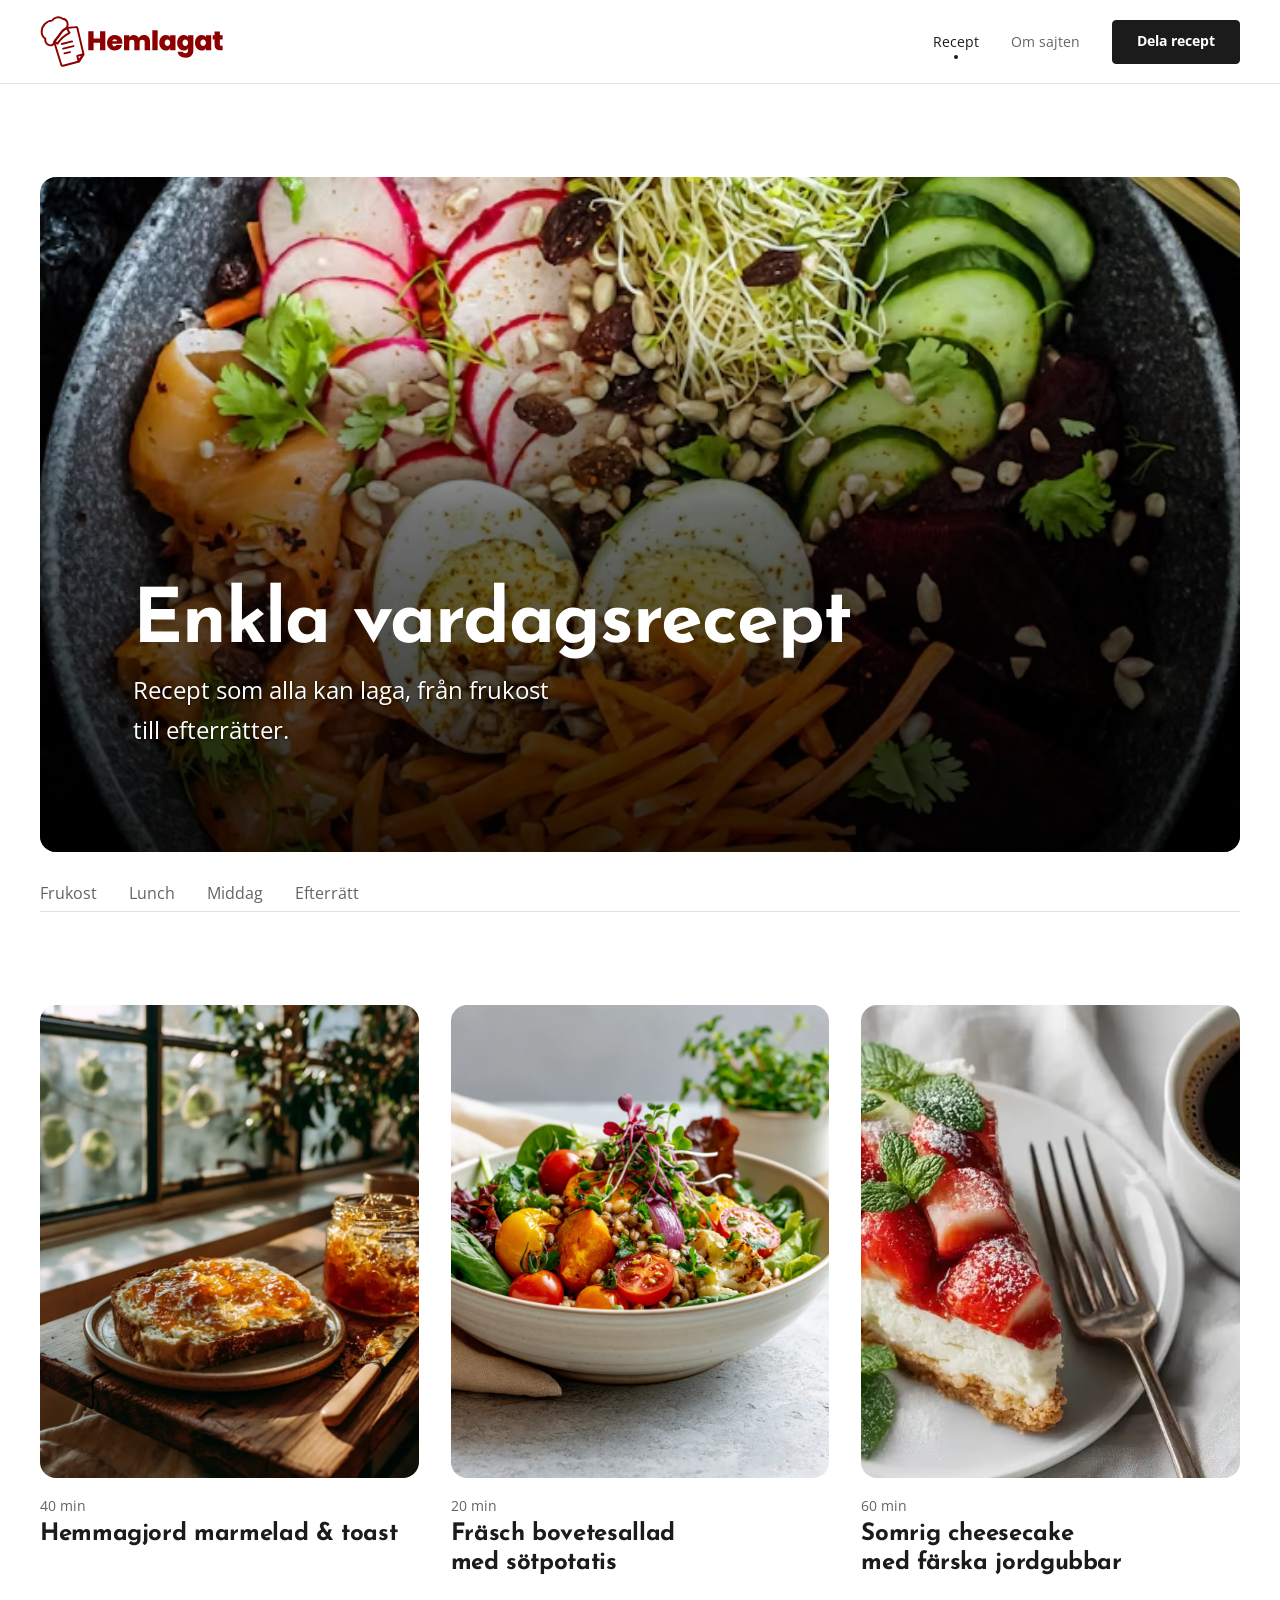
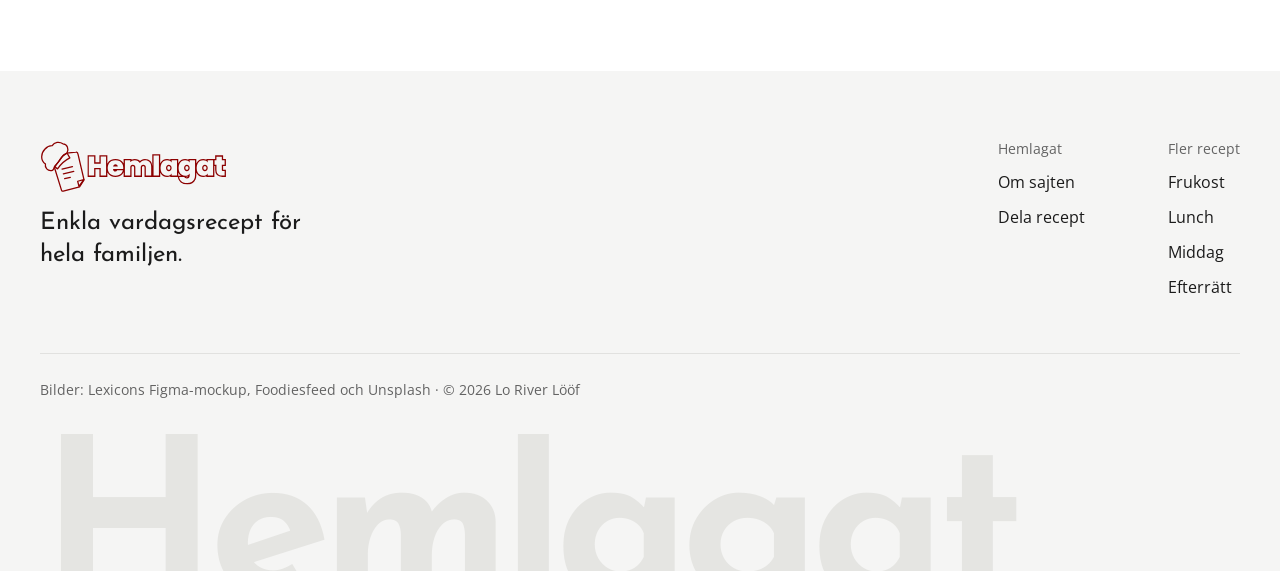
<file: index.html>
<!doctype html>
<html lang="sv">
  <head>
    <meta charset="UTF-8" />
    <meta name="viewport" content="width=device-width, initial-scale=1.0" />
    <title>Hemlagat | Enkla vardagsrecept</title>
    <meta
      name="description"
      content="Enkla vardagsrecept för hela familjen, från frukost till efterrätter."
    />
    <!-- Fonts: Open Sans and Josefin Sans from Google Fonts (SIL Open Font License) -->
    <link rel="preconnect" href="https://fonts.googleapis.com" />
    <link rel="preconnect" href="https://fonts.gstatic.com" crossorigin />

    <link
      href="https://fonts.googleapis.com/css2?family=Josefin+Sans:wght@700&family=Open+Sans:wght@400;700&display=swap"
      rel="stylesheet"
    />
    <link rel="stylesheet" href="css/style.css" />
  </head>
  <body>
    <a class="skip-link" href="#main">Hoppa till innehållet</a>

    <header class="site-header">
      <a class="site-logo" href="index.html">
        <picture>
          <source
            srcset="logotype/logo-hemlagat-dark-mode.svg"
            media="(prefers-color-scheme: dark)"
          />
          <img
            src="logotype/logo-hemlagat.svg"
            alt="Hemlagat, till startsidan"
          />
        </picture>
      </a>
      <nav aria-label="Huvudmeny">
        <ul role="list" class="site-nav">
          <li><a href="index.html" aria-current="page">Recept</a></li>
          <li><a href="#">Om sajten</a></li>
          <li><a class="button" href="share-recipe.html">Dela recept</a></li>
        </ul>
      </nav>
    </header>

    <main id="main" class="home">
      <header class="hero">
        <img
          src="images/hero-index.avif"
          class="hero-image"
          alt=""
          width="687"
          height="1031"
        />
        <h1 class="hero-title">Enkla vardagsrecept</h1>
        <p class="hero-intro">
          Recept som alla kan laga, från frukost till efterrätter.
        </p>
      </header>

      <nav aria-label="Receptkategorier">
        <ul role="list" class="category-list">
          <li><a class="category-tag" href="#">Frukost</a></li>
          <li><a class="category-tag" href="#">Lunch</a></li>
          <li><a class="category-tag" href="#">Middag</a></li>
          <li><a class="category-tag" href="#">Efterrätt</a></li>
        </ul>
      </nav>

      <section aria-labelledby="recipes-title">
        <h2 id="recipes-title" class="visually-hidden">Recept</h2>
        <ul role="list" class="card-grid">
          <li>
            <article class="recipe-card">
              <img
                src="images/homemade-orange-marmalade-index.avif"
                alt=""
                class="recipe-card-image"
                width="1920"
                height="1920"
                loading="lazy"
              />
              <h3 class="recipe-card-title">
                <a href="pancake.html">Hemmagjord marmelad & toast</a>
              </h3>
              <p class="recipe-card-time">40 min</p>
            </article>
          </li>
          <li>
            <article class="recipe-card">
              <img
                src="images/roasted-vegetable-salad-index.avif"
                alt=""
                class="recipe-card-image"
                width="1920"
                height="2404"
                loading="lazy"
              />
              <h3 class="recipe-card-title">
                <a href="pancake.html">Fräsch bovetesallad med sötpotatis</a>
              </h3>
              <p class="recipe-card-time">20 min</p>
            </article>
          </li>
          <li>
            <article class="recipe-card">
              <img
                src="images/fresh-strawberry-cheesecake-index.avif"
                alt=""
                class="recipe-card-image"
                width="1200"
                height="673"
                loading="lazy"
              />
              <h3 class="recipe-card-title">
                <a href="pancake.html"
                  >Somrig cheesecake med färska jordgubbar</a
                >
              </h3>
              <p class="recipe-card-time">60 min</p>
            </article>
          </li>
        </ul>
      </section>
    </main>

    <footer class="site-footer">
      <div class="footer-brand">
        <a href="index.html">
          <picture>
            <source
              srcset="logotype/logo-hemlagat-outline-dark-mode.svg"
              media="(prefers-color-scheme: dark)"
            />
            <img
              class="footer-logo"
              src="logotype/logo-hemlagat-outline.svg"
              alt="Hemlagat, till startsidan"
            />
          </picture>
        </a>

        <p>Enkla vardagsrecept för hela familjen.</p>
      </div>
      <nav class="footer-nav" aria-label="Sidfot">
        <div class="footer-group">
          <h2 class="footer-title">Hemlagat</h2>
          <ul role="list">
            <li><a href="#">Om sajten</a></li>
            <li><a href="share-recipe.html">Dela recept</a></li>
          </ul>
        </div>
        <div class="footer-group">
          <h2 class="footer-title">Fler recept</h2>
          <ul role="list">
            <li><a href="#">Frukost</a></li>
            <li><a href="#">Lunch</a></li>
            <li><a href="#">Middag</a></li>
            <li><a href="#">Efterrätt</a></li>
          </ul>
        </div>
      </nav>
      <p class="footer-copyright">
        Bilder: Lexicons Figma-mockup, Foodiesfeed och Unsplash · © 2026 Lo River Lööf
      </p>
    </footer>
  </body>
</html>
</file>
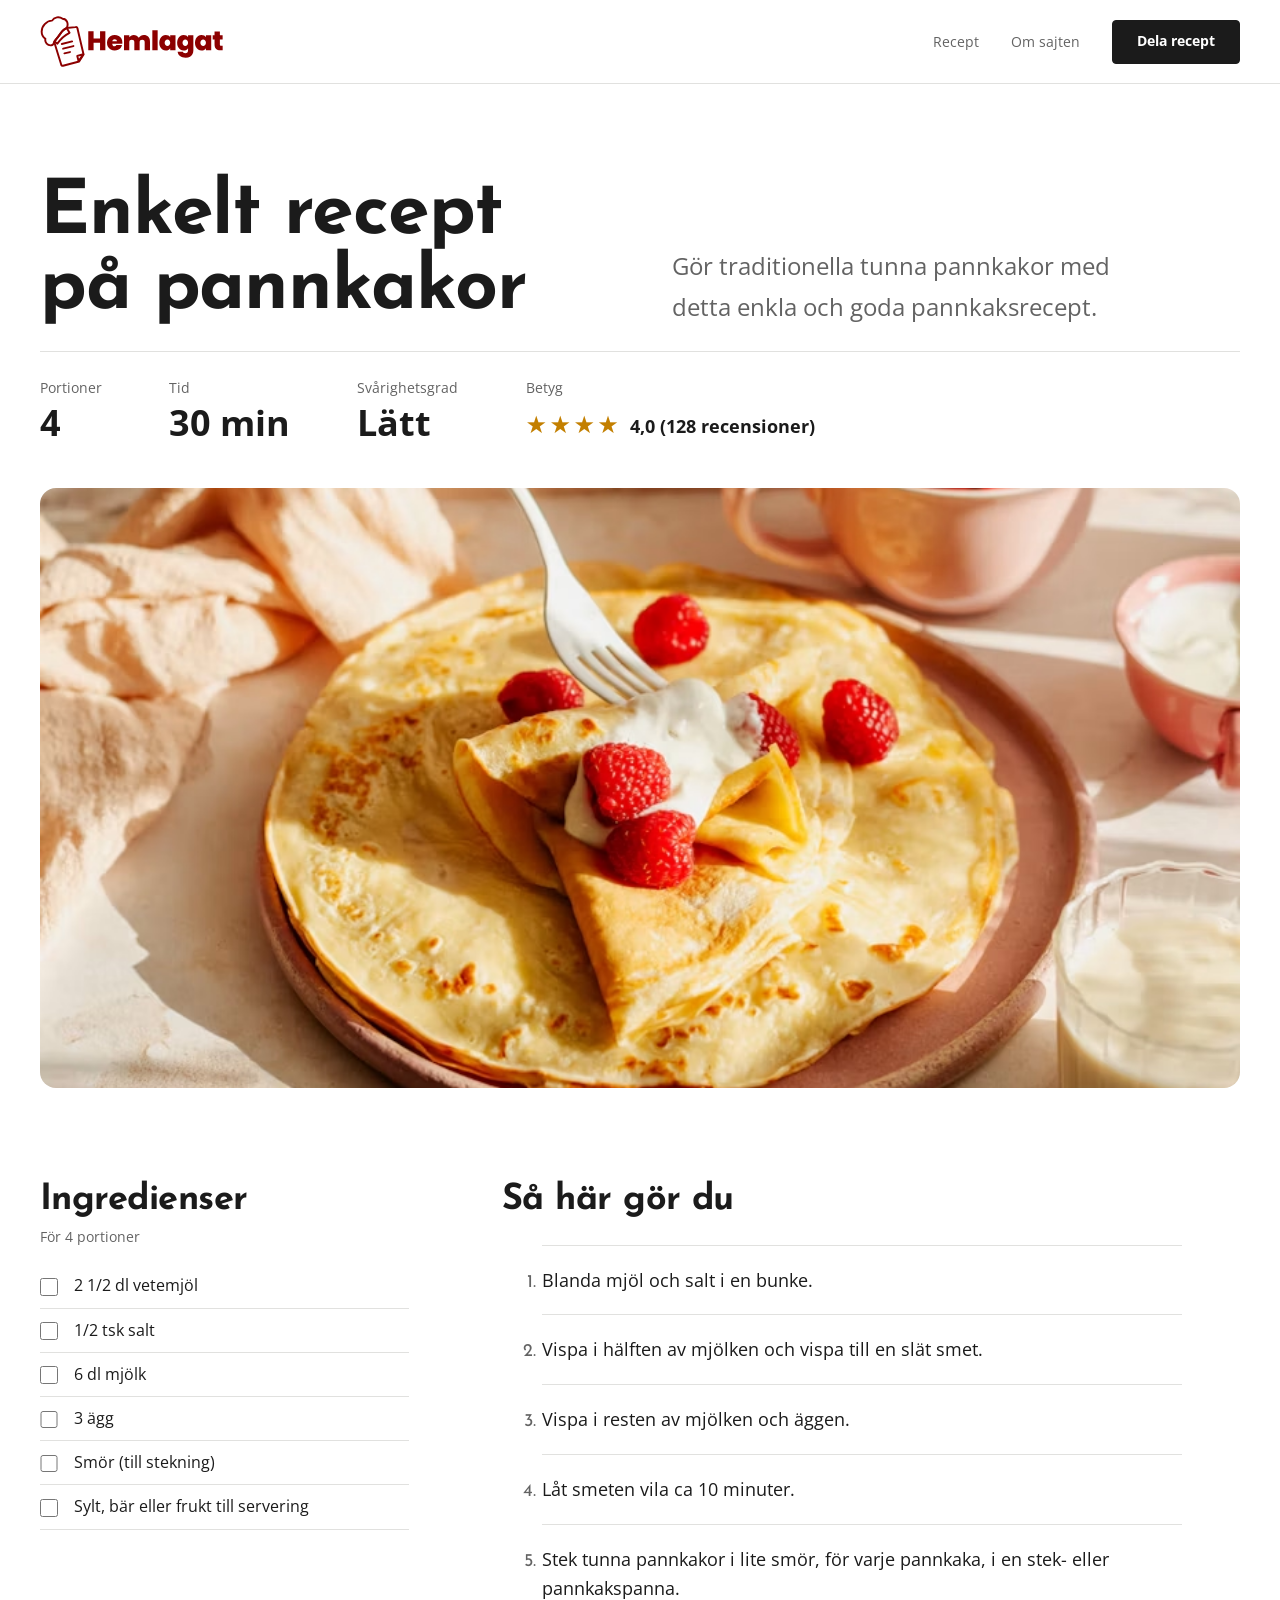
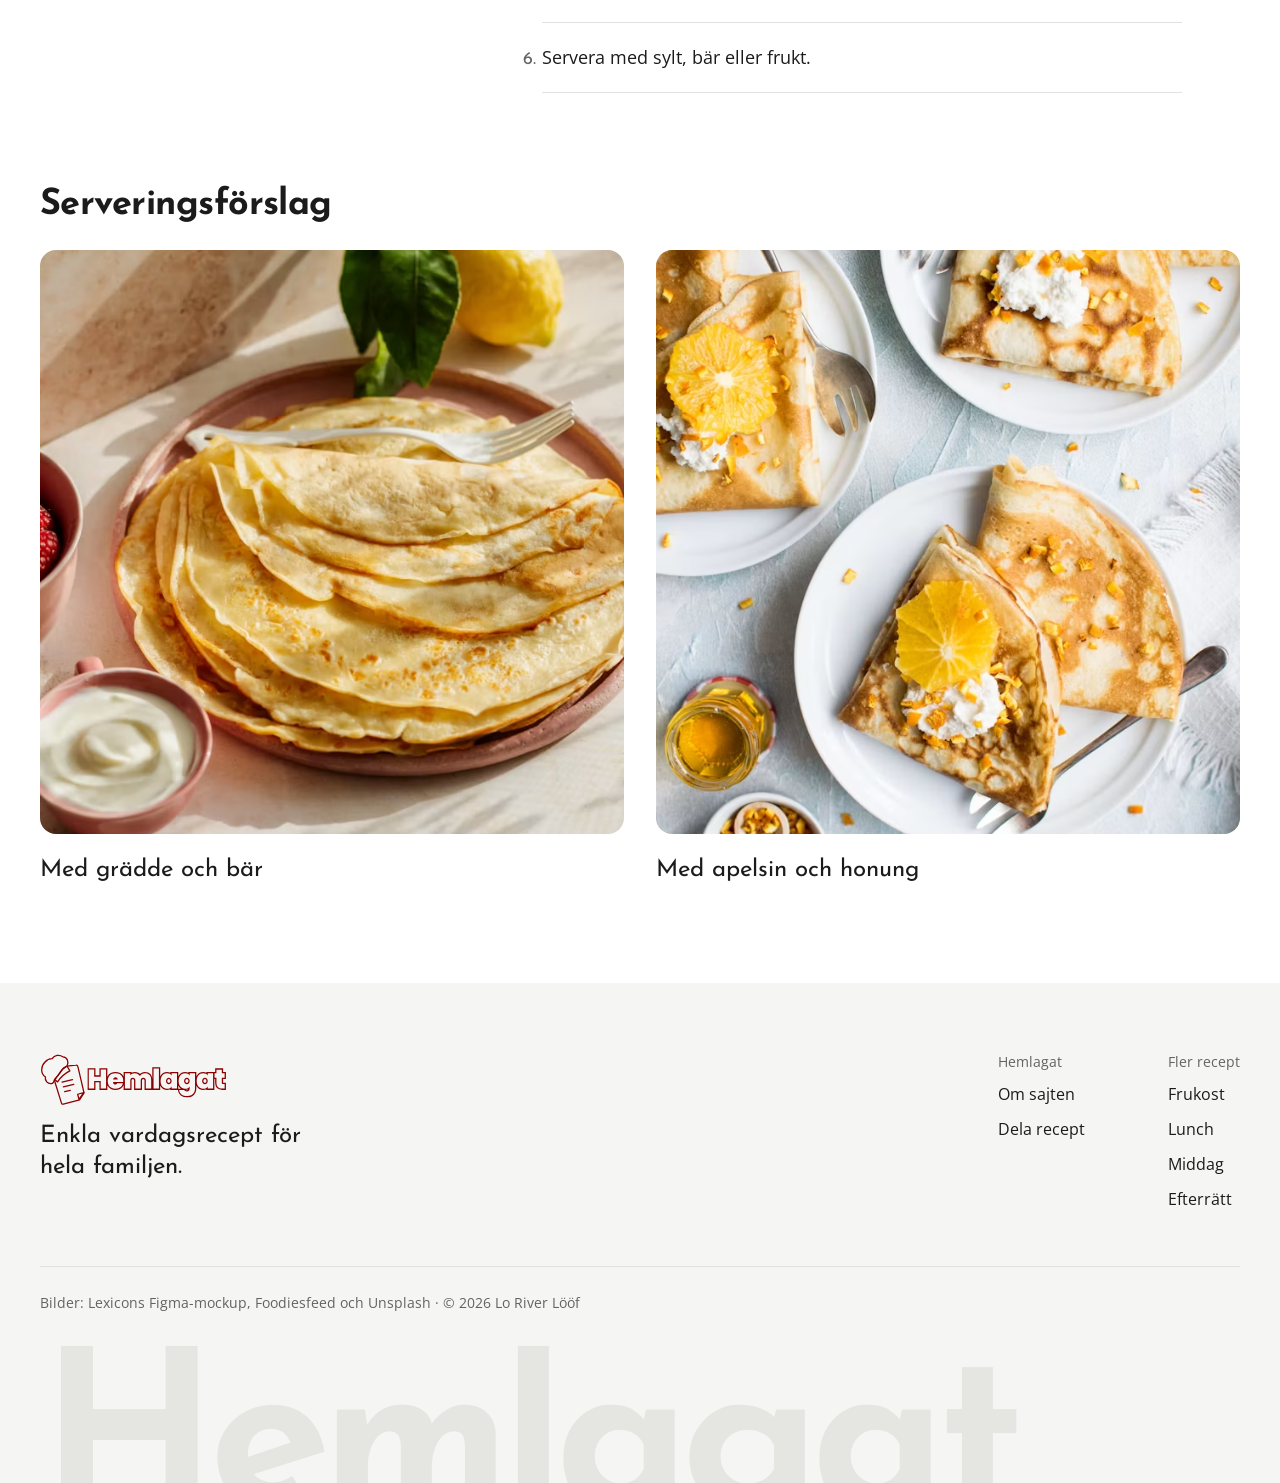
<file: pancake.html>
<!doctype html>
<html lang="sv">
  <head>
    <meta charset="UTF-8" />
    <meta name="viewport" content="width=device-width, initial-scale=1.0" />
    <title>Enkelt pannkaksrecept | Hemlagat</title>
    <meta
      name="description"
      content="Enkelt recept på tunna pannkakor för 4 personer. Klart på 30 minuter och perfekt med sylt och grädde."
    />
    <!-- Fonts: Open Sans and Josefin Sans from Google Fonts (SIL Open Font License) -->
    <link rel="preconnect" href="https://fonts.googleapis.com" />
    <link rel="preconnect" href="https://fonts.gstatic.com" crossorigin />

    <link
      href="https://fonts.googleapis.com/css2?family=Josefin+Sans:wght@700&family=Open+Sans:wght@400;700&display=swap"
      rel="stylesheet"
    />
    <link rel="stylesheet" href="css/style.css" />
  </head>
  <body>
    <a class="skip-link" href="#main">Hoppa till innehållet</a>

    <header class="site-header">
      <a class="site-logo" href="index.html">
        <picture>
          <source
            srcset="logotype/logo-hemlagat-dark-mode.svg"
            media="(prefers-color-scheme: dark)"
          />
          <img
            src="logotype/logo-hemlagat.svg"
            alt="Hemlagat, till startsidan"
          />
        </picture>
      </a>
      <nav aria-label="Huvudmeny">
        <ul role="list" class="site-nav">
          <li><a href="index.html">Recept</a></li>
          <li><a href="#">Om sajten</a></li>
          <li><a class="button" href="share-recipe.html">Dela recept</a></li>
        </ul>
      </nav>
    </header>

    <main id="main">
      <article class="recipe">
        <header class="hero">
          <img
            src="images/01-hero-pancake.avif"
            class="hero-image"
            alt="Tunna pannkakor med grädde och färska hallon."
            width="872"
            height="580"
          />
          <h1 class="hero-title">Enkelt recept på pannkakor</h1>
          <p class="hero-intro">
            Gör traditionella tunna pannkakor med detta enkla och goda
            pannkaksrecept.
          </p>
          <dl class="recipe-facts">
            <div class="recipe-fact">
              <dt>Portioner</dt>
              <dd class="recipe-fact-value">4</dd>
            </div>
            <div class="recipe-fact">
              <dt>Tid</dt>
              <dd class="recipe-fact-value">30 min</dd>
            </div>
            <div class="recipe-fact">
              <dt>Svårighetsgrad</dt>
              <dd class="recipe-fact-value">Lätt</dd>
            </div>
            <div class="recipe-fact recipe-ratings">
              <dt>Betyg</dt>
              <dd class="recipe-fact-value">
                <span class="recipe-stars" aria-hidden="true">★★★★</span>
                4,0 (128 recensioner)
              </dd>
            </div>
          </dl>
        </header>
        <section class="recipe-section recipe-ingredients">
          <h2 class="recipe-subtitle">Ingredienser</h2>
          <p>För 4 portioner</p>
          <ul class="recipe-list" data-variant="ingredients" role="list">
            <li>
              <label>
                <input type="checkbox" />
                2 1/2 dl vetemjöl
              </label>
            </li>
            <li>
              <label>
                <input type="checkbox" />
                1/2 tsk salt
              </label>
            </li>
            <li>
              <label>
                <input type="checkbox" />
                6 dl mjölk
              </label>
            </li>
            <li>
              <label>
                <input type="checkbox" />
                3 ägg
              </label>
            </li>
            <li>
              <label>
                <input type="checkbox" />
                Smör (till stekning)
              </label>
            </li>
            <li>
              <label>
                <input type="checkbox" />
                Sylt, bär eller frukt till servering
              </label>
            </li>
          </ul>
        </section>

        <section class="recipe-section recipe-steps">
          <h2 class="recipe-subtitle">Så här gör du</h2>
          <ol class="recipe-list" data-variant="steps">
            <li class="recipe-step">Blanda mjöl och salt i en bunke.</li>
            <li class="recipe-step">
              Vispa i hälften av mjölken och vispa till en slät smet.
            </li>
            <li class="recipe-step">Vispa i resten av mjölken och äggen.</li>
            <li class="recipe-step">Låt smeten vila ca 10 minuter.</li>
            <li class="recipe-step">
              Stek tunna pannkakor i lite smör, för varje pannkaka, i en stek-
              eller pannkakspanna.
            </li>
            <li class="recipe-step">Servera med sylt, bär eller frukt.</li>
          </ol>
        </section>

        <section class="recipe-section recipe-serving">
          <h2 class="recipe-subtitle">Serveringsförslag</h2>

          <div class="recipe-gallery">
            <figure class="recipe-figure">
              <img
                class="recipe-gallery-image"
                src="images/02-gallery-pancake.avif"
                alt="En hög pannkakor på ett rosa fat med en skål grädde och en citron i bakgrunden."
                width="687"
                height="1032"
                loading="lazy"
              />
              <figcaption class="recipe-caption">Med grädde och bär</figcaption>
            </figure>
            <figure class="recipe-figure">
              <img
                class="recipe-gallery-image"
                src="images/03-gallery-pancake.avif"
                alt="Vikta pannkakor med grädde, apelsin och honung."
                width="687"
                height="1031"
                loading="lazy"
              />
              <figcaption class="recipe-caption">
                Med apelsin och honung
              </figcaption>
            </figure>
          </div>
        </section>
      </article>
    </main>

    <footer class="site-footer">
      <div class="footer-brand">
        <a href="index.html">
          <picture>
            <source
              srcset="logotype/logo-hemlagat-outline-dark-mode.svg"
              media="(prefers-color-scheme: dark)"
            />
            <img
              class="footer-logo"
              src="logotype/logo-hemlagat-outline.svg"
              alt="Hemlagat, till startsidan"
            />
          </picture>
        </a>

        <p>Enkla vardagsrecept för hela familjen.</p>
      </div>
      <nav class="footer-nav" aria-label="Sidfot">
        <div class="footer-group">
          <h2 class="footer-title">Hemlagat</h2>
          <ul role="list">
            <li><a href="#">Om sajten</a></li>
            <li><a href="share-recipe.html">Dela recept</a></li>
          </ul>
        </div>
        <div class="footer-group">
          <h2 class="footer-title">Fler recept</h2>
          <ul role="list">
            <li><a href="#">Frukost</a></li>
            <li><a href="#">Lunch</a></li>
            <li><a href="#">Middag</a></li>
            <li><a href="#">Efterrätt</a></li>
          </ul>
        </div>
      </nav>
      <p class="footer-copyright">
        Bilder: Lexicons Figma-mockup, Foodiesfeed och Unsplash · © 2026 Lo River Lööf
      </p>
    </footer>
  </body>
</html>
</file>
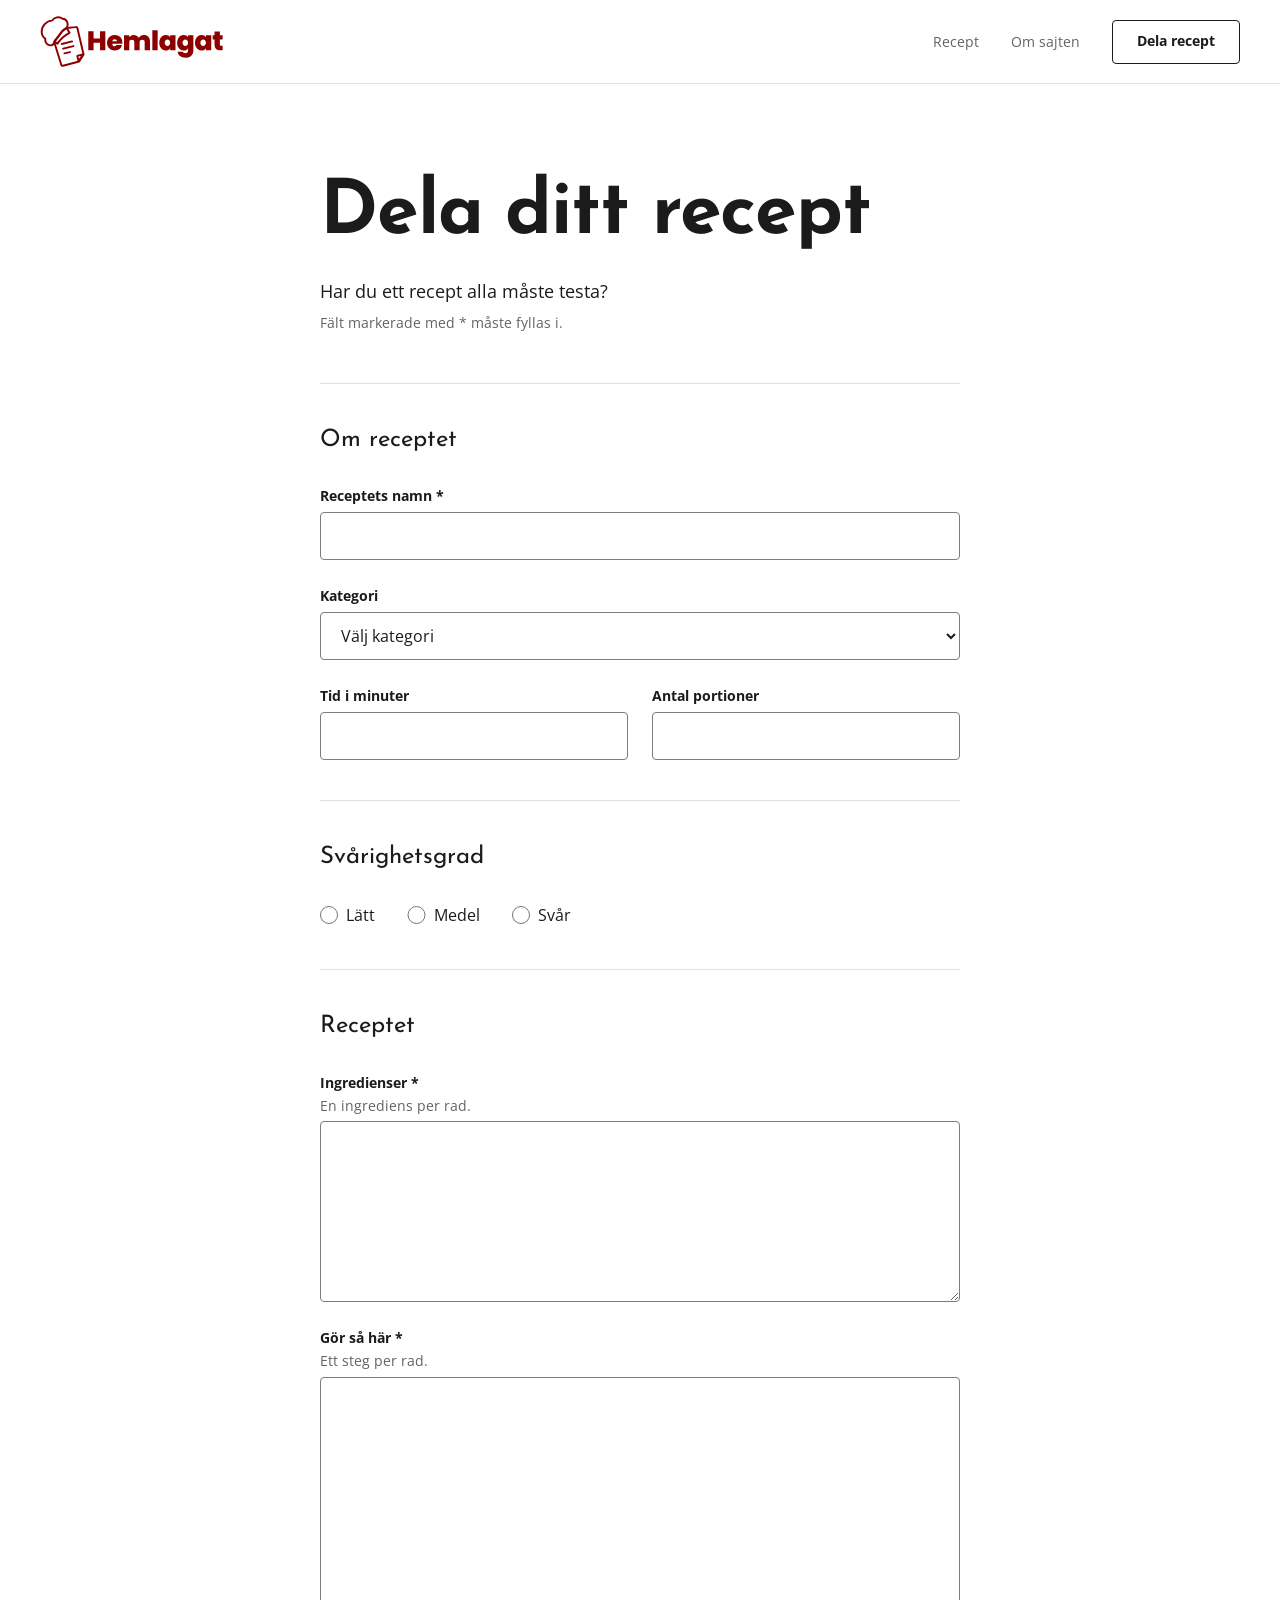
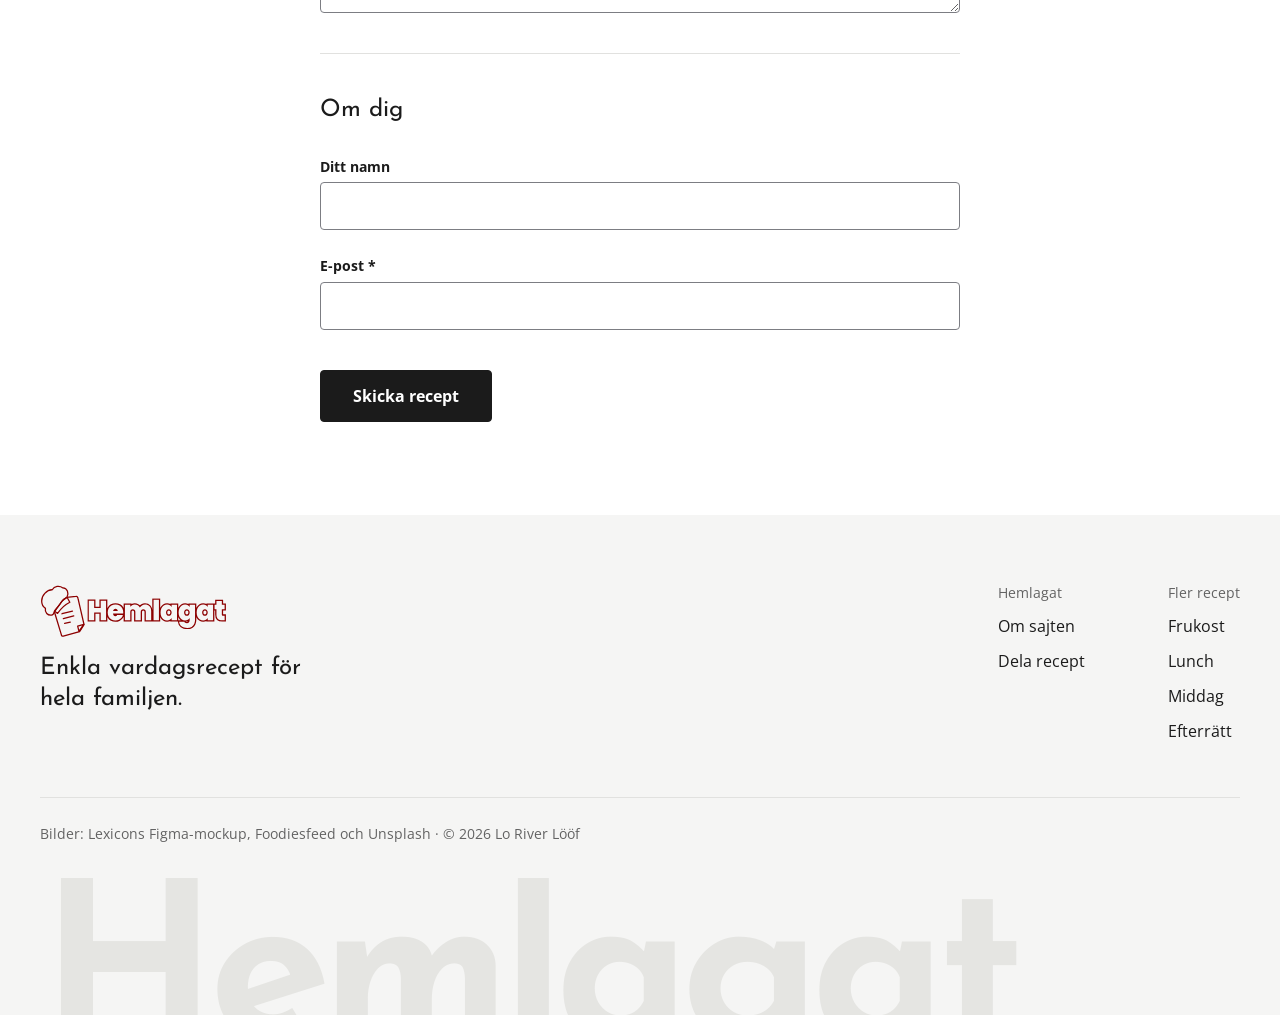
<file: share-recipe.html>
<!doctype html>
<html lang="sv">
  <head>
    <meta charset="UTF-8" />
    <meta name="viewport" content="width=device-width, initial-scale=1.0" />
    <title>Dela recept | Hemlagat</title>
    <meta
      name="description"
      content="Dela ditt bästa vardagsrecept med andra som gillar att laga mat."
    />
    <!-- Fonts: Open Sans and Josefin Sans from Google Fonts (SIL Open Font License) -->
    <link rel="preconnect" href="https://fonts.googleapis.com" />
    <link rel="preconnect" href="https://fonts.gstatic.com" crossorigin />

    <link
      href="https://fonts.googleapis.com/css2?family=Josefin+Sans:wght@700&family=Open+Sans:wght@400;700&display=swap"
      rel="stylesheet"
    />
    <link rel="stylesheet" href="css/style.css" />
  </head>
  <body>
    <a class="skip-link" href="#main">Hoppa till innehållet</a>

    <header class="site-header">
      <a class="site-logo" href="index.html">
        <picture>
          <source
            srcset="logotype/logo-hemlagat-dark-mode.svg"
            media="(prefers-color-scheme: dark)"
          />
          <img
            src="logotype/logo-hemlagat.svg"
            alt="Hemlagat, till startsidan"
          />
        </picture>
      </a>
      <nav aria-label="Huvudmeny">
        <ul role="list" class="site-nav">
          <li><a href="index.html">Recept</a></li>
          <li><a href="#">Om sajten</a></li>
          <li>
            <a class="button" href="share-recipe.html" aria-current="page"
              >Dela recept</a
            >
          </li>
        </ul>
      </nav>
    </header>
    <main id="main" class="share">
      <h1>Dela ditt recept</h1>
      <p>Har du ett recept alla måste testa?</p>
      <p>
        Fält markerade med <span aria-hidden="true">*</span> måste fyllas i.
      </p>

      <form class="share-form">
        <fieldset>
          <legend>Om receptet</legend>

          <div class="form-field">
            <label for="recipe-name"
              >Receptets namn <span aria-hidden="true">*</span></label
            >
            <input
              type="text"
              id="recipe-name"
              name="recipe-name"
              aria-describedby="recipe-name-error"
              required
            />
            <p id="recipe-name-error" class="field-error">
              <span aria-hidden="true">✗</span> Skriv receptets namn
            </p>
          </div>

          <div class="form-field">
            <label for="category">Kategori</label>
            <select name="category" id="category">
              <option value="">Välj kategori</option>
              <option value="breakfast">Frukost</option>
              <option value="lunch">Lunch</option>
              <option value="dinner">Middag</option>
              <option value="dessert">Efterrätt</option>
            </select>
          </div>

          <div class="form-row">
            <div class="form-field">
              <label for="cooking-time">Tid i minuter</label>
              <input
                type="number"
                id="cooking-time"
                name="cooking-time"
                min="1"
                max="600"
                aria-describedby="cooking-time-error"
              />
              <p id="cooking-time-error" class="field-error">
                <span aria-hidden="true">✗</span> Ange 1 till 600 minuter
              </p>
            </div>

            <div class="form-field">
              <label for="servings">Antal portioner</label>
              <input
                type="number"
                id="servings"
                name="servings"
                min="1"
                max="50"
                aria-describedby="servings-error"
              />
              <p id="servings-error" class="field-error">
                <span aria-hidden="true">✗</span> Ange 1 till 50 portioner
              </p>
            </div>
          </div>
        </fieldset>

        <fieldset>
          <legend>Svårighetsgrad</legend>
          <div class="choice-list">
            <div class="choice">
              <input
                type="radio"
                id="difficulty-easy"
                name="difficulty"
                value="easy"
              />
              <label for="difficulty-easy">Lätt</label>
            </div>
            <div class="choice">
              <input
                type="radio"
                id="difficulty-medium"
                name="difficulty"
                value="medium"
              />
              <label for="difficulty-medium">Medel</label>
            </div>
            <div class="choice">
              <input
                type="radio"
                id="difficulty-hard"
                name="difficulty"
                value="hard"
              />
              <label for="difficulty-hard">Svår</label>
            </div>
          </div>
        </fieldset>

        <fieldset>
          <legend>Receptet</legend>

          <div class="form-field">
            <label for="ingredients"
              >Ingredienser <span aria-hidden="true">*</span>
            </label>
            <p id="ingredients-hint" class="field-hint">
              En ingrediens per rad.
            </p>
            <textarea
              id="ingredients"
              name="ingredients"
              rows="6"
              aria-describedby="ingredients-hint ingredients-error"
              required
            ></textarea>
            <p id="ingredients-error" class="field-error">
              <span aria-hidden="true">✗</span> Skriv minst en ingrediens
            </p>
          </div>

          <div class="form-field">
            <label for="instructions"
              >Gör så här <span aria-hidden="true">*</span></label
            >
            <p id="instructions-hint" class="field-hint">Ett steg per rad.</p>
            <textarea
              id="instructions"
              name="instructions"
              rows="8"
              aria-describedby="instructions-hint instructions-error"
              required
            ></textarea>
            <p id="instructions-error" class="field-error">
              <span aria-hidden="true">✗</span> Skriv hur man gör
            </p>
          </div>
        </fieldset>

        <fieldset>
          <legend>Om dig</legend>
          <div class="form-field">
            <label for="your-name">Ditt namn</label>
            <input
              type="text"
              name="your-name"
              id="your-name"
              autocomplete="name"
            />
          </div>

          <div class="form-field">
            <label for="email">E-post <span aria-hidden="true">*</span></label>
            <input
              type="email"
              name="email"
              id="email"
              autocomplete="email"
              aria-describedby="email-error"
              required
            />
            <p id="email-error" class="field-error">
              <span aria-hidden="true">✗</span> Ange en giltig e-postadress,
              till exempel namn@exempel.se
            </p>
          </div>
        </fieldset>

        <button type="submit" class="button">Skicka recept</button>
      </form>
    </main>

    <footer class="site-footer">
      <div class="footer-brand">
        <a href="index.html">
          <picture>
            <source
              srcset="logotype/logo-hemlagat-outline-dark-mode.svg"
              media="(prefers-color-scheme: dark)"
            />
            <img
              class="footer-logo"
              src="logotype/logo-hemlagat-outline.svg"
              alt="Hemlagat, till startsidan"
            />
          </picture>
        </a>

        <p>Enkla vardagsrecept för hela familjen.</p>
      </div>
      <nav class="footer-nav" aria-label="Sidfot">
        <div class="footer-group">
          <h2 class="footer-title">Hemlagat</h2>
          <ul role="list">
            <li><a href="#">Om sajten</a></li>
            <li><a href="share-recipe.html">Dela recept</a></li>
          </ul>
        </div>
        <div class="footer-group">
          <h2 class="footer-title">Fler recept</h2>
          <ul role="list">
            <li><a href="#">Frukost</a></li>
            <li><a href="#">Lunch</a></li>
            <li><a href="#">Middag</a></li>
            <li><a href="#">Efterrätt</a></li>
          </ul>
        </div>
      </nav>
      <p class="footer-copyright">
        Bilder: Lexicons Figma-mockup, Foodiesfeed och Unsplash · © 2026 Lo River Lööf
      </p>
    </footer>
  </body>
</html>
</file>
<file: css/style.css>
/* ==========================================================
   1. Tokens
   light-dark(light value, dark value) follows the visitor's
   system setting. It only works together with color-scheme.
   ========================================================== */
:root {
  color-scheme: light dark;

  --color-text: light-dark(oklch(22% 0 0), oklch(93% 0.003 286));
  --color-text-muted: light-dark(oklch(50% 0 0), oklch(72% 0.007 286));
  --color-bg: light-dark(oklch(100% 0 0), oklch(20% 0.006 271));
  --color-surface: light-dark(oklch(97% 0.002 106), oklch(24% 0.008 264));
  --color-accent: light-dark(oklch(47% 0.096 243), oklch(76% 0.089 241));
  --color-border: light-dark(oklch(59% 0.009 279), oklch(54% 0.013 269));
  --color-line: light-dark(oklch(91% 0.003 106), oklch(32% 0.008 264));
  --color-wordmark: light-dark(oklch(92% 0.003 106), oklch(28% 0.008 264));
  --color-error: light-dark(oklch(50% 0.19 28), oklch(75% 0.15 25));
  --color-success: light-dark(oklch(48% 0.12 150), oklch(78% 0.13 150));
  --color-on-image: oklch(100% 0 0);
  --color-overlay: oklch(0% 0 0 / 0.75);
  --color-star: light-dark(oklch(65% 0.15 75), oklch(88% 0.181 94));

  --font-body: "Open Sans", system-ui, sans-serif;
  --font-heading: "Josefin Sans", "Futura", "Century Gothic", sans-serif;

  --font-size-s: 0.875rem;
  --font-size-m: 1.125rem;
  --font-size-l: clamp(1.25rem, 1.1rem + 0.6vw, 1.5rem);
  --font-size-xl: clamp(1.625rem, 1.3rem + 1.4vw, 2.25rem);
  --font-size-hero: clamp(2.5rem, 1.5rem + 4vw, 4.75rem);

  --space-xs: 0.25rem;
  --space-s: 0.5rem;
  --space-m: 1rem;
  --space-l: 1.5rem;
  --space-xl: 2rem;
  --space-section: clamp(3rem, 1rem + 6vw, 6rem);

  --page-width: 76rem;
  --gutter: clamp(1.25rem, 1rem + 2vw, 2.5rem);
  --radius-s: 0.25rem;
  --radius-m: 1rem;
}

/* ==========================================================
   2. Reset
   Based on Josh Comeau's Custom CSS Reset
   https://www.joshwcomeau.com/css/custom-css-reset/
   ========================================================== */
*,
*::before,
*::after {
  box-sizing: border-box;
}

* {
  margin: 0;
}

body {
  line-height: 1.5;
  -webkit-font-smoothing: antialiased;
}

img,
picture,
video,
canvas,
svg {
  display: block;
  max-width: 100%;
}

input,
button,
textarea,
select {
  font: inherit;
}

p,
h1,
h2,
h3,
h4,
h5,
h6 {
  overflow-wrap: break-word;
}

p {
  text-wrap: pretty;
}

h1,
h2,
h3,
h4,
h5,
h6 {
  text-wrap: balance;
}

/* From Andy Bell's A (more) Modern CSS Reset
   https://piccalil.li/blog/a-more-modern-css-reset/
   Removes list styles only when role="list" is set,
   so Safari/VoiceOver still announces it as a list. */
ul[role="list"],
ol[role="list"] {
  list-style: none;
  padding: 0;
}

/* ==========================================================
   3. Base
   Default styles for plain HTML elements, no classes.
   ========================================================== */
body {
  display: flex;
  flex-direction: column;
  min-height: 100vh;
  font-family: var(--font-body);
  line-height: 1.7;
  color: var(--color-text);
  background-color: var(--color-bg);
}

h1,
h2,
h3,
h4,
h5,
h6 {
  font-family: var(--font-heading);
  line-height: 1.1;
  letter-spacing: -0.015em;
}

a {
  color: inherit;
  text-decoration-thickness: 1px;
  text-underline-offset: 0.25em;
}

a:hover {
  text-decoration-thickness: 2px;
}

:focus-visible {
  outline: 3px solid var(--color-accent);
  outline-offset: 3px;
}

input[type="checkbox"],
input[type="radio"] {
  accent-color: var(--color-text);
}

/* Keeps focused elements from hiding under the sticky header */
html {
  scroll-padding-top: 6rem;
}

@media (prefers-reduced-motion: no-preference) {
  html {
    scroll-behavior: smooth;
  }
}

/* ==========================================================
   4. Layout
   ========================================================== */
main {
  flex: 1;
  inline-size: min(100% - 2 * var(--gutter), var(--page-width));
  margin-inline: auto;
  padding-block-start: var(--space-section);
}

/* ==========================================================
   5. Site header
   ========================================================== */
.site-header {
  position: sticky;
  top: 0;
  z-index: 10;
  display: flex;
  flex-wrap: wrap;
  justify-content: space-between;
  align-items: center;
  gap: var(--space-s) var(--space-xl);
  padding: var(--space-m) max(var(--gutter), (100% - var(--page-width)) / 2);
  border-block-end: 1px solid var(--color-line);
  background-color: var(--color-bg);
}

.site-logo img {
  inline-size: auto;
  block-size: clamp(2.5rem, 2rem + 1.5vw, 3.25rem);
}

.site-header nav {
  flex: 1 1 100%;
}

.site-nav {
  display: flex;
  justify-content: space-between;
  align-items: center;
  gap: var(--space-xs) var(--space-xl);
  font-size: var(--font-size-s);
}

.site-nav a:not(.button) {
  position: relative;
  display: inline-block;
  padding-block: var(--space-s);
  color: var(--color-text-muted);
  text-decoration: none;
}

.site-nav a:not(.button):hover,
.site-nav a:not(.button)[aria-current="page"] {
  color: var(--color-text);
}

/* Small dot under the current page */
.site-nav a:not(.button)[aria-current="page"]::after {
  content: "";
  position: absolute;
  inset-block-end: 0.15rem;
  inset-inline-start: 50%;
  inline-size: 4px;
  block-size: 4px;
  border-radius: 50%;
  background-color: currentColor;
  translate: -50% 0;
}

@media (width >= 40em) {
  .site-header nav {
    flex: 0 1 auto;
  }

  .site-nav {
    justify-content: end;
  }
}

/* ==========================================================
   6. Shared components
   ========================================================== */
.button {
  display: inline-flex;
  align-items: center;
  justify-content: center;
  min-block-size: 2.75rem;
  padding: var(--space-s) var(--space-l);
  border: 1px solid var(--color-text);
  border-radius: var(--radius-s);
  background-color: var(--color-text);
  color: var(--color-bg);
  font-size: var(--font-size-s);
  font-weight: 700;
  line-height: 1.2;
  text-decoration: none;
  cursor: pointer;
}

.button:hover,
.button[aria-current="page"] {
  background-color: var(--color-bg);
  color: var(--color-text);
}

/* Hero: title and intro side by side from 48em, image below */
.hero {
  display: grid;
  gap: var(--space-l) 4rem;
}

.hero-title {
  font-size: var(--font-size-hero);
  line-height: 1;
}

.hero-intro {
  max-inline-size: 34ch;
  font-size: var(--font-size-l);
  color: var(--color-text-muted);
}

.hero-image {
  order: 4;
  inline-size: 100%;
  block-size: auto;
  margin-block-start: var(--space-m);
  aspect-ratio: 4 / 3;
  object-fit: cover;
  border-radius: var(--radius-m);
}

@media (width >= 48em) {
  .hero {
    grid-template-columns: 1fr 1fr;
  }

  .hero-title {
    grid-column: 1;
    grid-row: 1;
  }

  .hero-intro {
    grid-column: 2;
    grid-row: 1;
    align-self: end;
  }

  .hero-image,
  .recipe-facts {
    grid-column: 1 / -1;
  }

  .hero-image {
    aspect-ratio: 2 / 1;
  }
}

/* Readable line length */
.recipe-section p,
.share p {
  max-inline-size: 65ch;
}

/* ==========================================================
   7. Start page
   ========================================================== */
.home {
  display: grid;
}

/* Start page hero: image and text share the same grid cells */
.home .hero {
  grid-template-columns: var(--space-l) 1fr var(--space-l);
  grid-template-rows: 1fr auto auto var(--space-l);
  gap: var(--space-s) 0;
  overflow: hidden;
  border-radius: var(--radius-m);
  color: var(--color-on-image);
}

.home .hero-image {
  order: 0;
  grid-column: 1 / -1;
  grid-row: 1 / -1;
  min-block-size: 100%;
  margin: 0;
  aspect-ratio: 4 / 5;
  border-radius: 0;
}

/* Dark gradient so the text on the image is readable */
.home .hero::after {
  content: "";
  grid-column: 1 / -1;
  grid-row: 1 / -1;
  background: linear-gradient(
    transparent 20%,
    oklch(from var(--color-overlay) l c h / 0.55) 50%,
    oklch(from var(--color-overlay) l c h / 0.85)
  );
}

.home .hero-title,
.home .hero-intro {
  grid-column: 2;
  z-index: 1;
}

.home .hero-title {
  grid-row: 2;
}

.home .hero-intro {
  grid-row: 3;
  color: inherit;
  text-shadow: 0 1px 3px var(--color-overlay);
}

@media (width >= 48em) {
  .home .hero {
    grid-template-columns: var(--space-section) 1fr var(--space-section);
    grid-template-rows: 1fr auto auto var(--space-section);
  }

  .home .hero-image {
    aspect-ratio: 16 / 9;
  }
}

.category-list {
  display: flex;
  flex-wrap: wrap;
  gap: var(--space-xs) var(--space-xl);
  margin-block-start: var(--space-l);
  padding-block: var(--space-m);
  border-block-end: 1px solid var(--color-line);
}

.category-tag {
  display: inline-block;
  padding-block: var(--space-xs);
  color: var(--color-text-muted);
  text-decoration: none;
}

.category-tag:hover {
  color: var(--color-text);
  text-decoration: underline;
}

.card-grid {
  display: grid;
  grid-template-columns: repeat(auto-fit, minmax(min(100%, 17rem), 1fr));
  gap: 3.5rem var(--space-xl);
  margin-block-start: var(--space-section);
}

.recipe-card {
  display: flex;
  flex-direction: column;
}

.recipe-card-image {
  inline-size: 100%;
  block-size: auto;
  aspect-ratio: 4 / 5;
  object-fit: cover;
  border-radius: var(--radius-m);

}

/* Time sits above the title, like a small label */
.recipe-card-time {
  order: 1;
  margin-block-start: var(--space-m);
  font-size: var(--font-size-s);
  color: var(--color-text-muted);
}

.recipe-card-title {
  order: 2;
  margin-block-start: 0.15rem;
  font-size: var(--font-size-l);
  line-height: 1.2;
}

.recipe-card-title a {
  text-decoration: none;
}

.recipe-card-title a:hover {
  text-decoration: underline;
}

/* ==========================================================
   8. Recipe page
   ========================================================== */
/* Page grid: one column on mobile, two from 56em */
.recipe {
  display: grid;
  gap: var(--space-section);
}

@media (width >= 56em) {
  .recipe {
    grid-template-columns: 1fr 2fr;
    grid-template-areas:
      "hero        hero"
      "ingredients steps"
      "serving     serving";
    align-items: start;
  }

  .recipe > .hero {
    grid-area: hero;
  }

  .recipe-ingredients {
    grid-area: ingredients;
  }

  .recipe-steps {
    grid-area: steps;
  }

  .recipe-serving {
    grid-area: serving;
  }
}

/* Facts */
.recipe-facts {
  display: flex;
  flex-wrap: wrap;
  gap: var(--space-l) clamp(2rem, 1rem + 4vw, 5rem);
  padding-block-start: var(--space-l);
  border-block-start: 1px solid var(--color-line);
}

.recipe-fact dt {
  font-size: var(--font-size-s);
  color: var(--color-text-muted);
}

.recipe-fact-value {
  font-size: var(--font-size-xl);
  font-weight: 700;
  line-height: 1.3;
}

.recipe-ratings .recipe-fact-value {
  font-size: var(--font-size-m);
  line-height: 2;
}

.recipe-ratings .recipe-stars {
  font-size: var(--font-size-l);
}

.recipe-stars {
  margin-inline-end: var(--space-xs);
  color: var(--color-star);
  letter-spacing: 0.1em;
}

/* Sections */
.recipe-subtitle {
  margin-block-end: var(--space-l);
  font-size: var(--font-size-xl);
}

.recipe-ingredients .recipe-subtitle {
  margin-block-end: var(--space-xs);
}

.recipe-ingredients > p {
  margin-block-end: var(--space-m);
  font-size: var(--font-size-s);
  color: var(--color-text-muted);
}

/* Lists */
.recipe-list[data-variant="ingredients"] li {
  border-block-end: 1px solid var(--color-line);
}

.recipe-list[data-variant="ingredients"] label {
  display: flex;
  align-items: start;
  gap: var(--space-m);
  padding-block: var(--space-s);
  cursor: pointer;
}

.recipe-list[data-variant="ingredients"] input {
  flex: none;
  inline-size: 1.1rem;
  block-size: 1.1rem;
  margin-block-start: 0.35rem;
  cursor: pointer;
}

.recipe-list[data-variant="ingredients"] label:hover {
  color: var(--color-accent);
}

.recipe-list[data-variant="ingredients"] li:has(:checked) {
  color: var(--color-text-muted);
  text-decoration: line-through;
}

.recipe-list[data-variant="steps"] {
  padding-inline-start: 2.5rem;
}

.recipe-step {
  max-inline-size: 40rem;
  padding-block: 1.25rem;
  border-block-end: 1px solid var(--color-line);
  font-size: var(--font-size-m);
  line-height: 1.6;
}

.recipe-step:first-child {
  border-block-start: 1px solid var(--color-line);
}

/* Muted step numbers without removing the list semantics */
.recipe-step::marker {
  font-family: var(--font-heading);
  color: var(--color-text-muted);
}

/* Gallery */
.recipe-gallery {
  display: grid;
  grid-template-columns: repeat(auto-fit, minmax(min(100%, 16rem), 1fr));
  gap: 2.5rem var(--space-xl);
}

.recipe-gallery-image {
  inline-size: 100%;
  block-size: auto;
  aspect-ratio: 1 / 1;
  object-fit: cover;
  border-radius: var(--radius-m);
}

.recipe-caption {
  margin-block-start: var(--space-m);
  font-family: var(--font-heading);
  font-size: var(--font-size-l);
}

/* ==========================================================
   9. Share recipe page
   ========================================================== */
.share {
  inline-size: min(100% - 2 * var(--gutter), 40rem);
}

.share > h1 {
  font-size: var(--font-size-hero);
  line-height: 1;
}

.share > h1 + p {
  margin-block-start: var(--space-l);
  font-size: var(--font-size-m);
}

.share > p:last-of-type {
  margin-block-start: var(--space-xs);
  font-size: var(--font-size-s);
  color: var(--color-text-muted);
}

.share-form {
  display: grid;
  margin-block-start: 3rem;
}

/* float stops the legend from sitting on the border */
.share-form fieldset {
  display: grid;
  gap: var(--space-l);
  min-inline-size: 0;
  padding: 2.25rem 0 2.5rem;
  border: 0;
  border-block-start: 1px solid var(--color-line);
}

.share-form legend {
  float: left;
  inline-size: 100%;
  padding: 0;
  font-family: var(--font-heading);
  font-size: var(--font-size-l);
}

.form-field {
  display: grid;
  gap: var(--space-xs);
}

.form-field label {
  font-size: var(--font-size-s);
  font-weight: 700;
}

.form-row {
  display: flex;
  flex-wrap: wrap;
  gap: var(--space-l);

  > .form-field {
    flex: 1 1 12rem;
  }
}

.share-form :is(input:not([type="radio"]), select, textarea) {
  inline-size: 100%;
  min-block-size: 3rem;
  padding: var(--space-s) var(--space-m);
  border: 1px solid var(--color-border);
  border-radius: var(--radius-s);
  background-color: var(--color-bg);
  color: inherit;
}

.share-form :is(input:not([type="radio"]), select, textarea):hover {
  border-color: var(--color-text);
}

.share-form textarea {
  resize: vertical;
}

.field-hint {
  margin-block-start: -0.3rem;
  font-size: var(--font-size-s);
  color: var(--color-text-muted);
}

.field-error {
  display: none;
  font-size: var(--font-size-s);
  font-weight: 700;
  color: var(--color-error);
}

.share-form :user-invalid {
  border: 2px solid var(--color-error);
}

.share-form :user-valid {
  border-color: var(--color-success);
}

.form-field:has(:user-invalid) .field-error {
  display: block;
}

/* Difficulty: native radios in a row */
.choice-list {
  display: flex;
  flex-wrap: wrap;
  gap: var(--space-s) var(--space-xl);
}

.choice {
  display: flex;
  align-items: center;
  gap: var(--space-s);
}

.choice input {
  inline-size: 1.15rem;
  block-size: 1.15rem;
  margin: 0;
}

.choice :is(input, label) {
  cursor: pointer;
}

.share-form > .button {
  justify-self: start;
  min-block-size: 3.25rem;
  padding-inline: var(--space-xl);
  font-size: 1rem;
}

/* ==========================================================
   10. Site footer
   ========================================================== */
.site-footer {
  display: grid;
  gap: 3rem;
  margin-block-start: var(--space-section);
  padding-block-start: clamp(3rem, 2rem + 3vw, 4.5rem);
  padding-inline: max(var(--gutter), (100% - var(--page-width)) / 2);
  overflow: hidden;
  background-color: var(--color-surface);
}

@media (width >= 48em) {
  .site-footer {
    grid-template-columns: 1fr auto;
    grid-template-areas:
      "brand     nav"
      "copyright copyright";
  }

  .footer-brand {
    grid-area: brand;
  }

  .footer-nav {
    grid-area: nav;
  }

  .footer-copyright {
    grid-area: copyright;
  }
}

.footer-logo {
  inline-size: auto;
  block-size: clamp(2.5rem, 2rem + 1.5vw, 3.25rem);
}

.footer-brand p {
  max-inline-size: 22ch;
  margin-block-start: var(--space-m);
  font-family: var(--font-heading);
  font-size: var(--font-size-l);
  line-height: 1.3;
}

.footer-nav {
  display: flex;
  flex-wrap: wrap;
  gap: var(--space-xl) clamp(3rem, 2rem + 4vw, 6rem);
}

.footer-title {
  margin-block-end: var(--space-s);
  font-family: var(--font-body);
  font-size: var(--font-size-s);
  font-weight: 400;
  letter-spacing: 0;
  color: var(--color-text-muted);
}

.footer-nav a {
  display: inline-block;
  padding-block: var(--space-xs);
  text-decoration: none;
}

.footer-nav a:hover {
  text-decoration: underline;
}

.footer-copyright {
  padding-block: var(--space-l) var(--space-s);
  border-block-start: 1px solid var(--color-line);
  font-size: var(--font-size-s);
  color: var(--color-text-muted);
}

/* Big decorative text, hidden from screen readers */
.site-footer::after {
  content: "Hemlagat" / "";
  grid-column: 1 / -1;
  block-size: 0.62em;
  margin-block-start: -1.5rem;
  overflow: hidden;
  font-family: var(--font-heading);
  font-size: clamp(4rem, 1rem + 16vw, 15.5rem);
  font-weight: 700;
  line-height: 0.95;
  letter-spacing: -0.045em;
  white-space: nowrap;
  color: var(--color-wordmark);
  pointer-events: none;
}

/* ==========================================================
   11. Utilities
   Last in the file so they win over component styles.
   ========================================================== */
/* Skip link: hidden until focused */
.skip-link {
  position: absolute;
  top: var(--space-m);
  left: var(--space-m);
  z-index: 100;
  padding: var(--space-s) var(--space-l);
  background-color: var(--color-text);
  color: var(--color-bg);
  text-decoration: none;
  transform: translateY(-200%);
}

.skip-link:focus {
  transform: none;
}

/* Hides content visually but keeps it for screen readers */
.visually-hidden {
  position: absolute;
  width: 1px;
  height: 1px;
  margin: -1px;
  padding: 0;
  overflow: hidden;
  clip-path: inset(50%);
  white-space: nowrap;
  border: 0;
}
</file>
